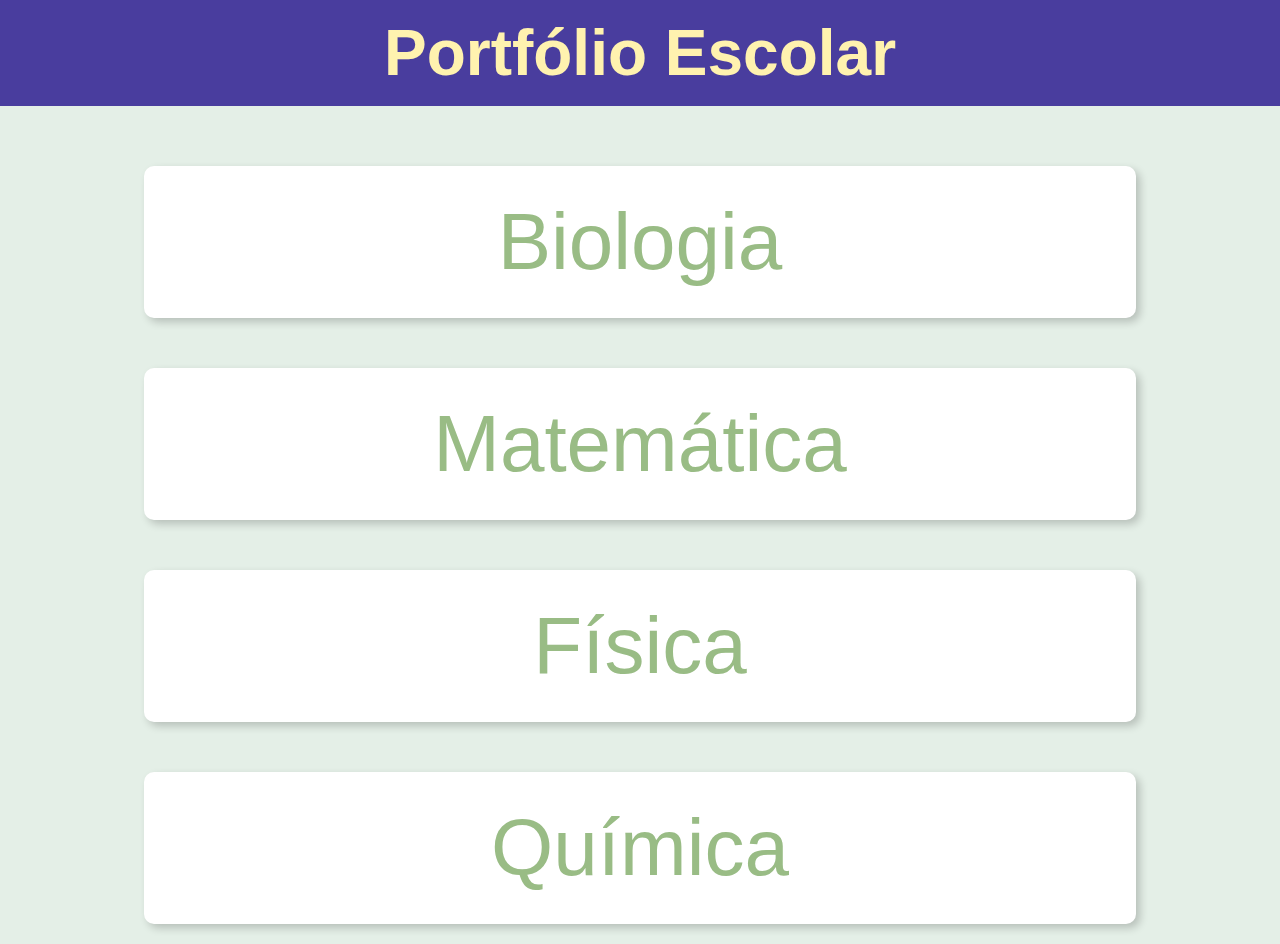
<file: index.html>
<!DOCTYPE html>
<html lang="pt-br">

<head>
    <meta charset="UTF-8">
    <meta http-equiv="X-UA-Compatible" content="IE=edge">
    <meta name="viewport" content="width=device-width, initial-scale=1.0">
    <title>Portfólio</title>
    <link rel="stylesheet" href="styles.css">
    <link href="https://fonts.googleapis.com/icon?family=Material+Icons" rel="stylesheet">

</head>

<body>
    <header>
        <div class="portfolio">
            <h1>Portfólio Escolar</h1>
        </div>
    </header>
    
    <main>
        <section class="container">
            <div class="disciplina">
                <a href="biologia.html"> Biologia</a>
            </div>
            <div class="disciplina">
                <a href="#"> Matemática</a>
            </div>
            <div class="disciplina">
                <a href="#"> Física</a>
            </div>
            <div class="disciplina">
                <a href="quimica.html"> Química</a>
            </div>
        </section>
    </main>
    <footer></footer>
</body>

</html>
</file>
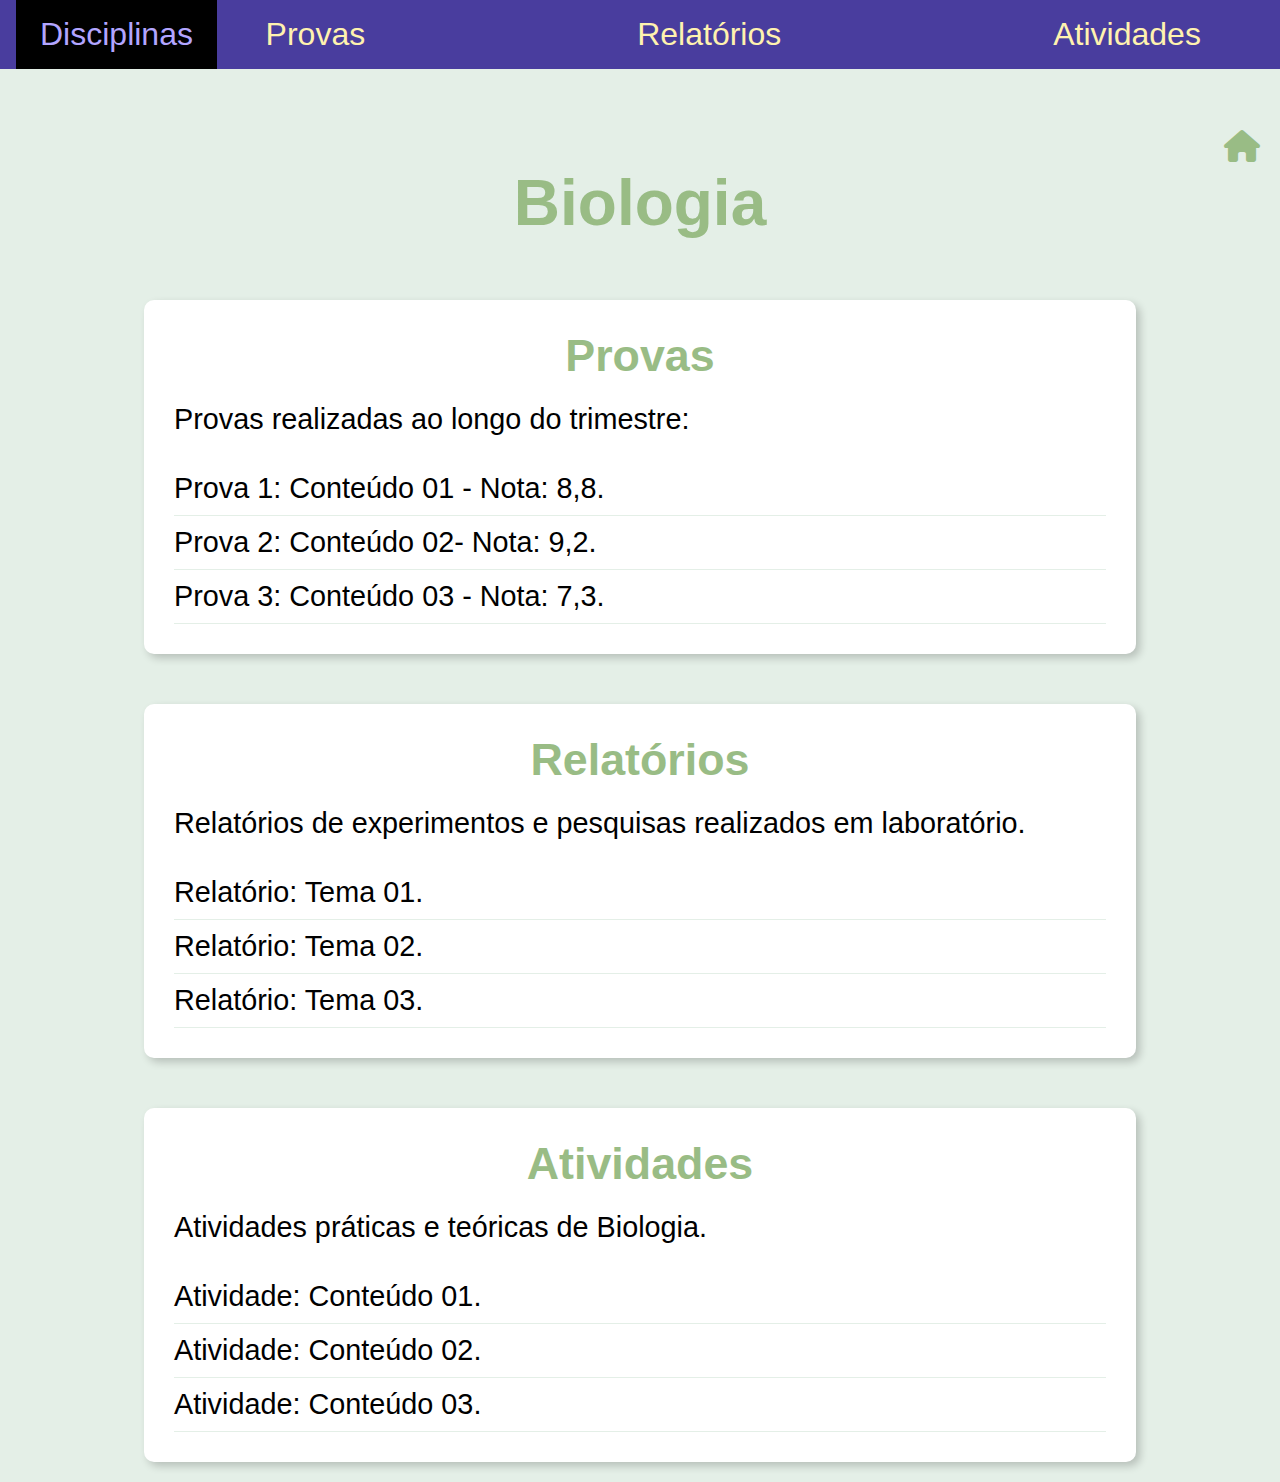
<file: biologia.html>
<!DOCTYPE html>
<html lang="pt-br">

<head>
    <meta charset="UTF-8">
    <meta http-equiv="X-UA-Compatible" content="IE=edge">
    <meta name="viewport" content="width=device-width, initial-scale=1.0">
    <title>Portfólio de Biologia</title>
    <link rel="stylesheet" href="biologia.css">
    <link rel="stylesheet" href="https://cdnjs.cloudflare.com/ajax/libs/font-awesome/6.7.2/css/all.min.css"
        integrity="sha512-Evv84Mr4kqVGRNSgIGL/F/aIDqQb7xQ2vcrdIwxfjThSH8CSR7PBEakCr51Ck+w+/U6swU2Im1vVX0SVk9ABhg=="
        crossorigin="anonymous" referrerpolicy="no-referrer" />
    <link href="https://fonts.googleapis.com/icon?family=Material+Icons" rel="stylesheet">

</head>

<body>
    <header>

        <div class="menu-disciplina">
            <input type="checkbox" id="menu-toggle">
            <label for="menu-toggle" class="botao-disciplinas">Disciplinas</label>
            <div class="lista-vertical">
                <a href="matematica.html">Matemática</a>
                <a href="fisica.html">Física</a>
                <a href="quimica.html">Química</a>
            </div>
        </div>


        <div class="links-principais">
            <ul class="lista-horizontal">
                <li><a href="#provas">Provas</a></li>
                <li><a href="#relatorios">Relatórios</a></li>
                <li><a href="#atividades">Atividades</a></li>
            </ul>
        </div>
    </header>
    <main>
        <div class="home">
            <a href="./index.html"><i class="fa-solid fa-house"></i></a>
        </div>
        <h1>Biologia</h1>
        <section class="biologia-container">
            <div id="provas" class="conteudo">
                <h2>Provas</h2>
                <p>Provas realizadas ao longo do trimestre:</p>
                <ul>
                    <li>Prova 1: Conteúdo 01 - Nota: 8,8.<span class="block"> <br>Lorem ipsum dolor sit amet, consectetur adipiscing
                            elit, sed do eiusmod tempor incididunt ut labore et dolore magna aliqua. Ut enim ad minim
                            veniam, quis nostrud exercitation ullamco laboris nisi ut aliquip ex ea commodo consequat.
                            Duis aute irure dolor in reprehenderit in voluptate velit esse cillum dolore eu fugiat nulla
                            pariatur. Excepteur sint occaecat cupidatat non proident, sunt in culpa qui officia deserunt
                            mollit anim id est laborum.</span>
                    </li>
                    <li>Prova 2: Conteúdo 02- Nota: 9,2.</li>
                    <li>Prova 3: Conteúdo 03 - Nota: 7,3.</li>
                </ul>
            </div>
            <div id="relatorios" class="conteudo">
                <h2>Relatórios</h2>
                <p>Relatórios de experimentos e pesquisas realizados em laboratório.</p>
                <ul>
                    <li>Relatório: Tema 01. <span class="opacidade"> <br>Lorem ipsum dolor sit amet, consectetur adipiscing
                        elit, sed do eiusmod tempor incididunt ut labore et dolore magna aliqua. Ut enim ad minim
                        veniam, quis nostrud exercitation ullamco laboris nisi ut aliquip ex ea commodo consequat.
                        Duis aute irure dolor in reprehenderit in voluptate velit esse cillum dolore eu fugiat nulla
                        pariatur. Excepteur sint occaecat cupidatat non proident, sunt in culpa qui officia deserunt
                        mollit anim id est laborum.</span></li>
                    <li>Relatório: Tema 02.</li>
                    <li>Relatório: Tema 03.</li>
                </ul>
            </div>
            <div id="atividades" class="conteudo">
                <h2>Atividades</h2>
                <p>Atividades práticas e teóricas de Biologia.</p>
                <ul>
                    <li>Atividade: Conteúdo 01.</li>
                    <li>Atividade: Conteúdo 02.</li>
                    <li>Atividade: Conteúdo 03.</li>
                </ul>
            </div>
        </section>
    </main>
    <footer></footer>
</body>

</html>
</file>
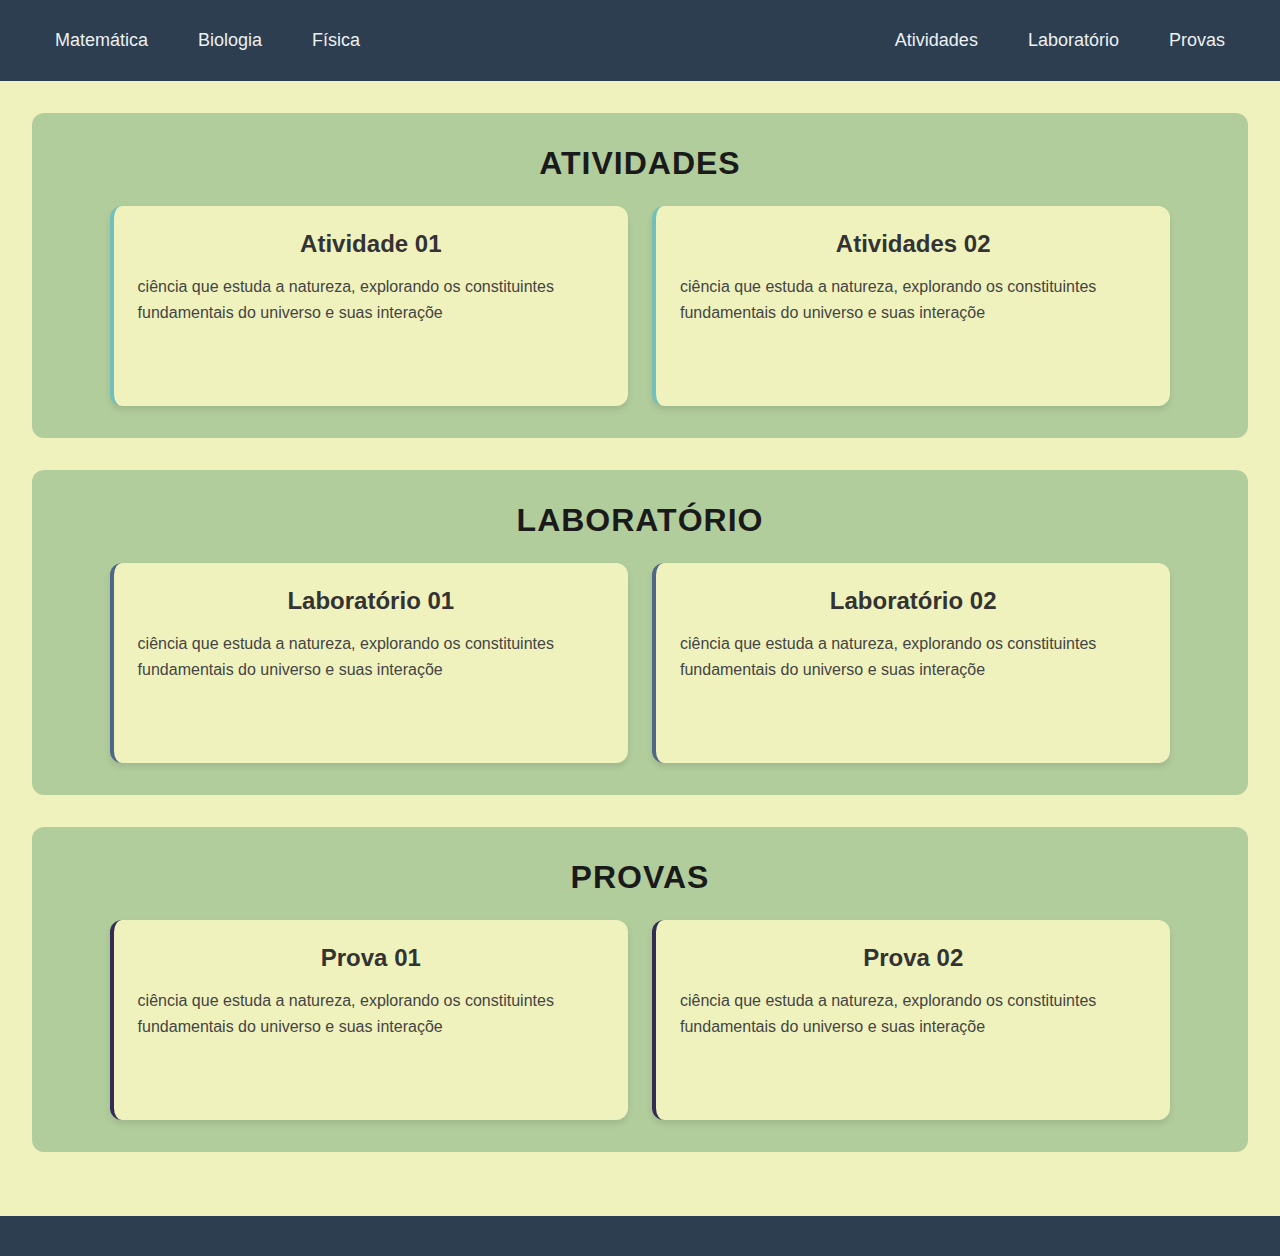
<file: fisica.html>
<!DOCTYPE html>
<html lang="pt-br">
  <head>
    <meta charset="UTF-8" />
    <meta http-equiv="X-UA-Compatible" content="IE=edge" />
    <meta name="viewport" content="width=device-width, initial-scale=1.0" />
    <title>Portfólio de fisica</title>
    <link rel="stylesheet" href="fisica.css" />
    <link
      rel="stylesheet"
      href="https://cdnjs.cloudflare.com/ajax/libs/font-awesome/6.7.2/css/all.min.css"
      integrity="sha512-Evv84Mr4kqVGRNSgIGL/F/aIDqQb7xQ2vcrdIwxfjThSH8CSR7PBEakCr51Ck+w+/U6swU2Im1vVX0SVk9ABhg=="
      crossorigin="anonymous"
      referrerpolicy="no-referrer"
    />
  </head>
  <body>
    <header>
      <section class="menus">
        <div class="menu_externo">
          <ul>
            <li><a href="matematica.html">Matemática</a></li>
            <li><a href="biologia.html">Biologia</a></li>
            <li><a href="fisica.html">Física</a></li>
          </ul>
        </div>
        <div class="menu_interno">
          <ul>
            <li><a href="#atividades">Atividades</a></li>
            <li><a href="#laboratorio">Laboratório</a></li>
            <li><a href="#provas">Provas</a></li>
          </ul>
        </div>
      </section>
    </header>
    <main>
      <section id="atividades" class="atividades">
        <div class="cards">
          <h2>Atividades</h2>
          <ul>
            <li class="card">
              <h3>Atividade 01</h3>
              <p>
                ciência que estuda a natureza, explorando os constituintes fundamentais do universo e suas interaçõe
              </p>
            </li>
            <li class="card">
              <h3>Atividades 02</h3>
              <p>
              ciência que estuda a natureza, explorando os constituintes fundamentais do universo e suas interaçõe
              </p>
            </li>
          </ul>
        </div>
      </section>
      <section id="laboratorio" class="laboratorio">
        <div class="cards">
          <h2>Laboratório</h2>
          <ul>
            <li class="card">
              <h3>Laboratório 01</h3>
              <p>
               ciência que estuda a natureza, explorando os constituintes fundamentais do universo e suas interaçõe
              </p>
            </li>
            <li class="card">
              <h3>Laboratório 02</h3>
              <p>
              ciência que estuda a natureza, explorando os constituintes fundamentais do universo e suas interaçõe
              </p>
            </li>
          </ul>
        </div>
      </section>
      <section id="provas" class="provas">
        <div class="cards">
          <h2>Provas</h2>
          <ul>
            <li class="card">
              <h3>Prova 01</h3>
              <p>
              ciência que estuda a natureza, explorando os constituintes fundamentais do universo e suas interaçõe
              </p>
            </li>
            <li class="card">
              <h3>Prova 02</h3>
              <p>
               ciência que estuda a natureza, explorando os constituintes fundamentais do universo e suas interaçõe
              </p>
            </li>
          </ul>
        </div>
      </section>
    </main>
    <footer></footer>
  </body>
</html>
</file>
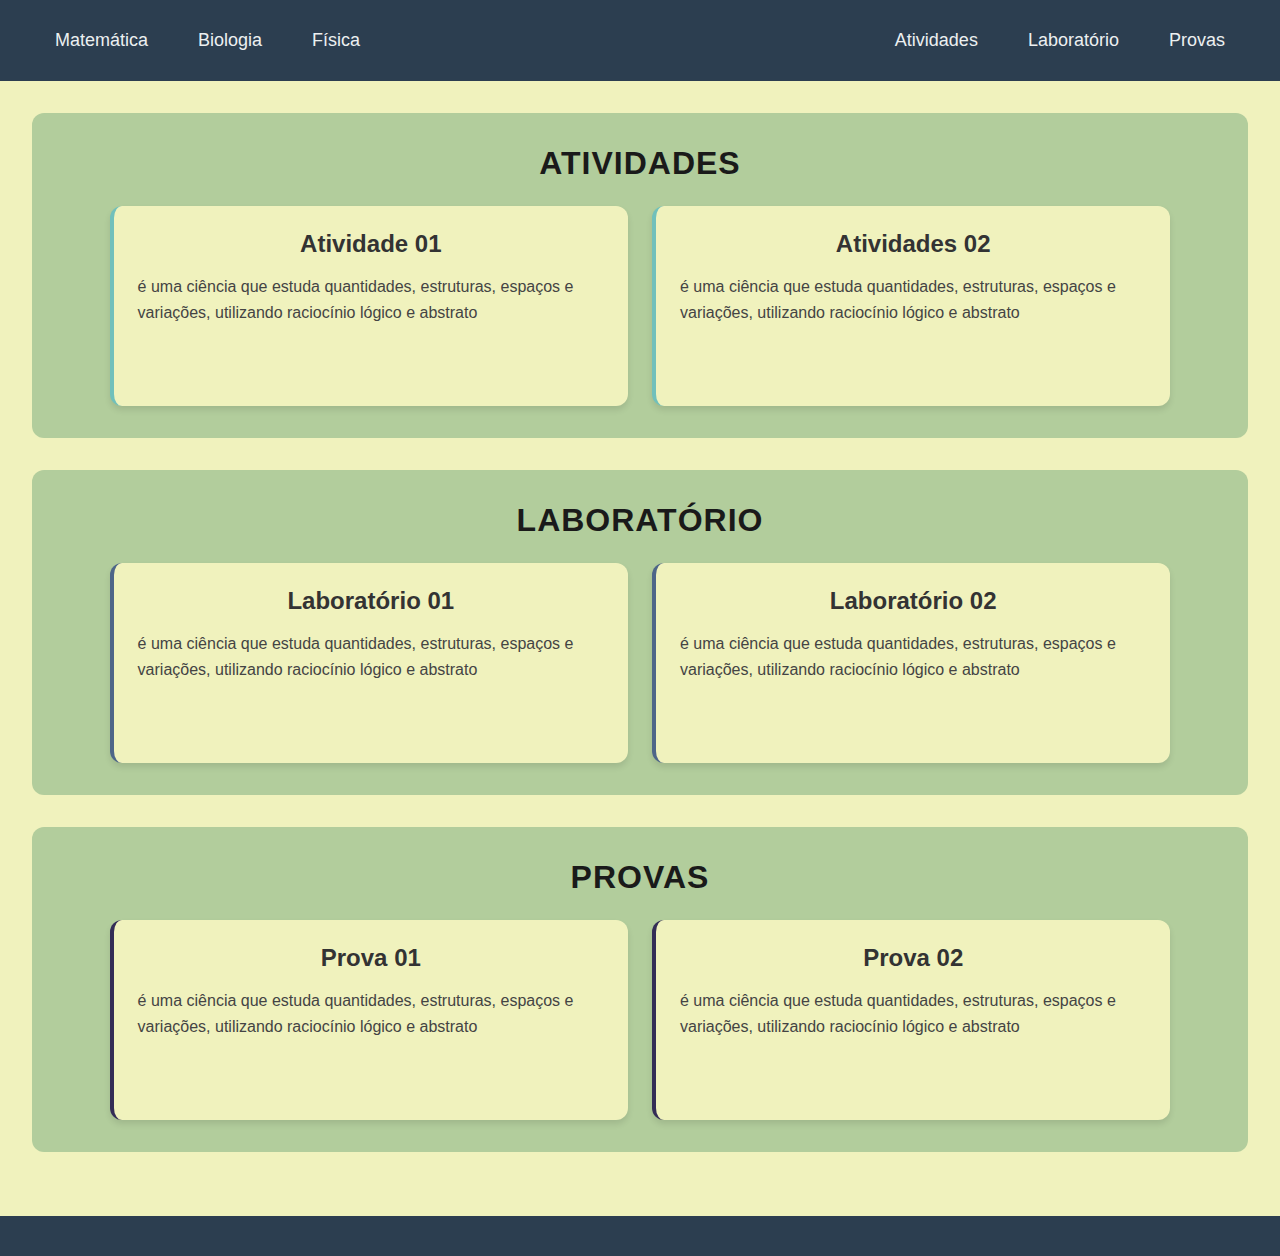
<file: matematica.html>
<!DOCTYPE html>
<html lang="pt-br">
  <head>
    <meta charset="UTF-8" />
    <meta http-equiv="X-UA-Compatible" content="IE=edge" />
    <meta name="viewport" content="width=device-width, initial-scale=1.0" />
    <title>Portfólio de matematica</title>
    <link rel="stylesheet" href="matematica.css" />
    <link
      rel="stylesheet"
      href="https://cdnjs.cloudflare.com/ajax/libs/font-awesome/6.7.2/css/all.min.css"
      integrity="sha512-Evv84Mr4kqVGRNSgIGL/F/aIDqQb7xQ2vcrdIwxfjThSH8CSR7PBEakCr51Ck+w+/U6swU2Im1vVX0SVk9ABhg=="
      crossorigin="anonymous"
      referrerpolicy="no-referrer"
    />
  </head>
  <body>
    <header>
      <section class="menus">
        <div class="menu_externo">
          <ul>
            <li><a href="matematica.html">Matemática</a></li>
            <li><a href="biologia.html">Biologia</a></li>
            <li><a href="fisica.html">Física</a></li>
          </ul>
        </div>
        <div class="menu_interno">
          <ul>
            <li><a href="#atividades">Atividades</a></li>
            <li><a href="#laboratorio">Laboratório</a></li>
            <li><a href="#provas">Provas</a></li>
          </ul>
        </div>
      </section>
    </header>
    <main>
      <section id="atividades" class="atividades">
        <div class="cards">
          <h2>Atividades</h2>
          <ul>
            <li class="card">
              <h3>Atividade 01</h3>
              <p>
              é uma ciência que estuda quantidades, estruturas, espaços e variações, utilizando raciocínio lógico e abstrato
              </p>
            </li>
            <li class="card">
              <h3>Atividades 02</h3>
              <p>
         é uma ciência que estuda quantidades, estruturas, espaços e variações, utilizando raciocínio lógico e abstrato
              </p>
            </li>
          </ul>
        </div>
      </section>
      <section id="laboratorio" class="laboratorio">
        <div class="cards">
          <h2>Laboratório</h2>
          <ul>
            <li class="card">
              <h3>Laboratório 01</h3>
              <p>
                é uma ciência que estuda quantidades, estruturas, espaços e variações, utilizando raciocínio lógico e abstrato
              </p>
            </li>
            <li class="card">
              <h3>Laboratório 02</h3>
              <p>
             é uma ciência que estuda quantidades, estruturas, espaços e variações, utilizando raciocínio lógico e abstrato
              </p>
            </li>
          </ul>
        </div>
      </section>
      <section id="provas" class="provas">
        <div class="cards">
          <h2>Provas</h2>
          <ul>
            <li class="card">
              <h3>Prova 01</h3>
              <p>
               é uma ciência que estuda quantidades, estruturas, espaços e variações, utilizando raciocínio lógico e abstrato
              </p>
            </li>
            <li class="card">
              <h3>Prova 02</h3>
              <p>
              é uma ciência que estuda quantidades, estruturas, espaços e variações, utilizando raciocínio lógico e abstrato
              </p>
            </li>
          </ul>
        </div>
      </section>
    </main>
    <footer></footer>
  </body>
</html>
</file>
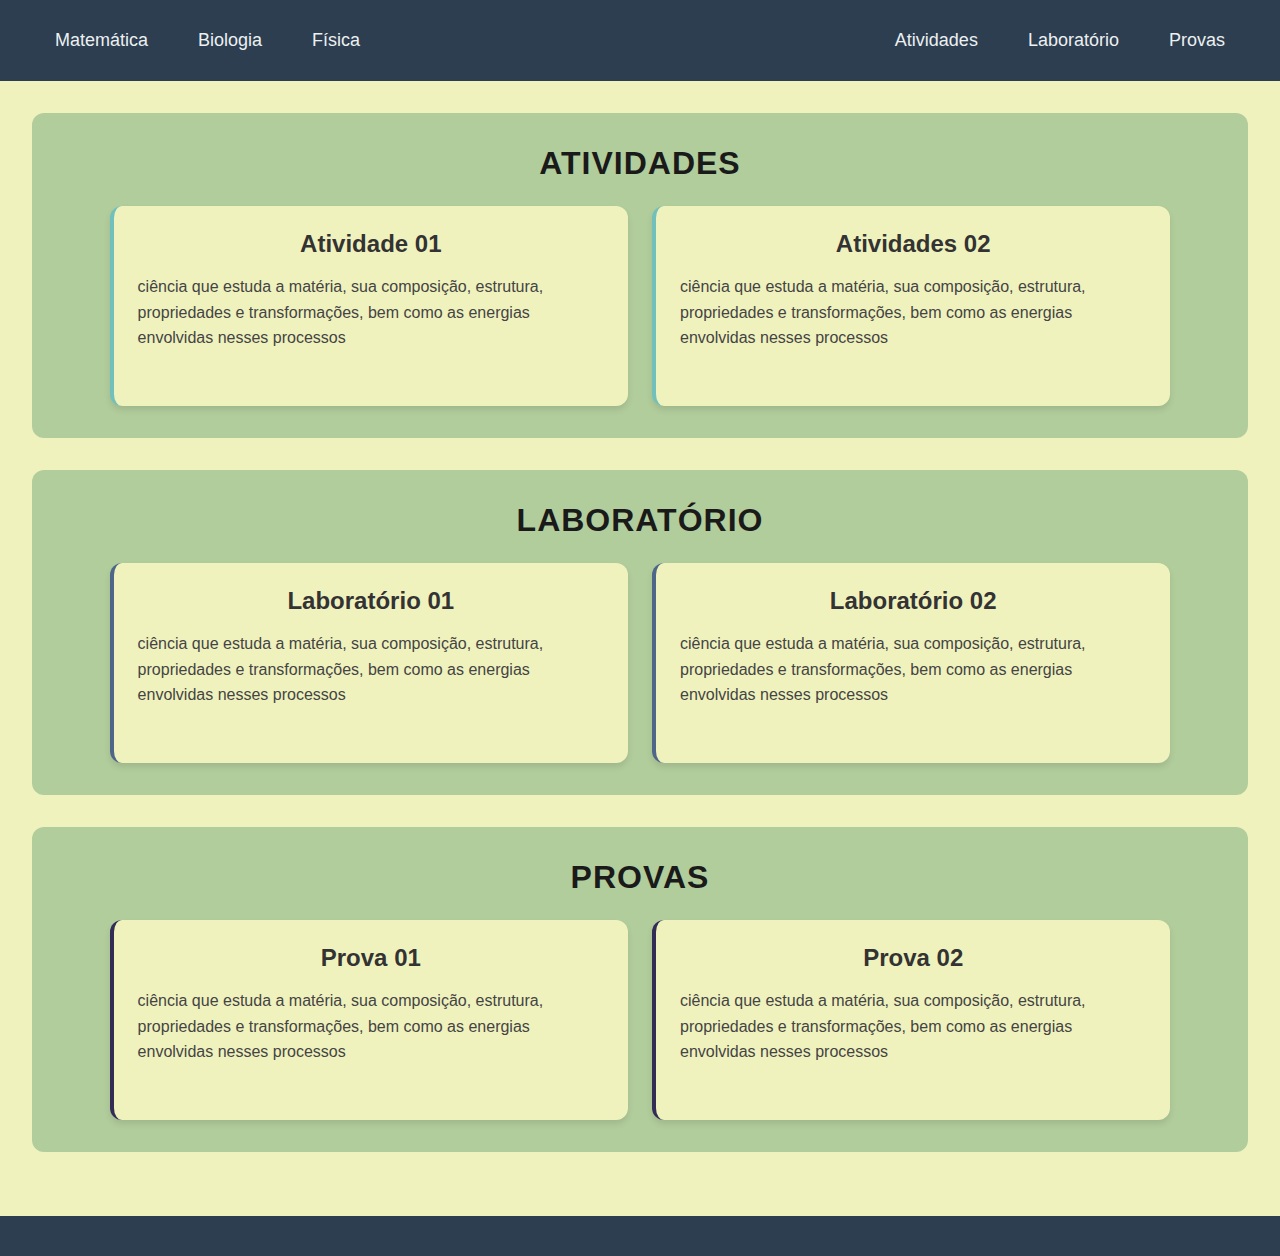
<file: quimica.html>
<!DOCTYPE html>
<html lang="pt-br">
  <head>
    <meta charset="UTF-8" />
    <meta http-equiv="X-UA-Compatible" content="IE=edge" />
    <meta name="viewport" content="width=device-width, initial-scale=1.0" />
    <title>Portfólio de Química</title>
    <link rel="stylesheet" href="quimica.css" />
    <link
      rel="stylesheet"
      href="https://cdnjs.cloudflare.com/ajax/libs/font-awesome/6.7.2/css/all.min.css"
      integrity="sha512-Evv84Mr4kqVGRNSgIGL/F/aIDqQb7xQ2vcrdIwxfjThSH8CSR7PBEakCr51Ck+w+/U6swU2Im1vVX0SVk9ABhg=="
      crossorigin="anonymous"
      referrerpolicy="no-referrer"
    />
  </head>
  <body>
    <header>
      <section class="menus">
        <div class="menu_externo">
          <ul>
            <li><a href="#">Matemática</a></li>
            <li><a href="biologia.html">Biologia</a></li>
            <li><a href="#">Física</a></li>
          </ul>
        </div>
        <div class="menu_interno">
          <ul>
            <li><a href="#atividades">Atividades</a></li>
            <li><a href="#laboratorio">Laboratório</a></li>
            <li><a href="#provas">Provas</a></li>
          </ul>
        </div>
      </section>
    </header>
    <main>
      <section id="atividades" class="atividades">
        <div class="cards">
          <h2>Atividades</h2>
          <ul>
            <li class="card">
              <h3>Atividade 01</h3>
              <p>
           ciência que estuda a matéria, sua composição, estrutura, propriedades e transformações, bem como as energias envolvidas nesses processos
              </p>
            </li>
            <li class="card">
              <h3>Atividades 02</h3>
              <p>
               ciência que estuda a matéria, sua composição, estrutura, propriedades e transformações, bem como as energias envolvidas nesses processos
              </p>
            </li>
          </ul>
        </div>
      </section>
      <section id="laboratorio" class="laboratorio">
        <div class="cards">
          <h2>Laboratório</h2>
          <ul>
            <li class="card">
              <h3>Laboratório 01</h3>
              <p>
               ciência que estuda a matéria, sua composição, estrutura, propriedades e transformações, bem como as energias envolvidas nesses processos
              </p>
            </li>
            <li class="card">
              <h3>Laboratório 02</h3>
              <p>
         ciência que estuda a matéria, sua composição, estrutura, propriedades e transformações, bem como as energias envolvidas nesses processos
              </p>
            </li>
          </ul>
        </div>
      </section>
      <section id="provas" class="provas">
        <div class="cards">
          <h2>Provas</h2>
          <ul>
            <li class="card">
              <h3>Prova 01</h3>
              <p>
                ciência que estuda a matéria, sua composição, estrutura, propriedades e transformações, bem como as energias envolvidas nesses processos
              </p>
            </li>
            <li class="card">
              <h3>Prova 02</h3>
              <p>
             ciência que estuda a matéria, sua composição, estrutura, propriedades e transformações, bem como as energias envolvidas nesses processos
              </p>
            </li>
          </ul>
        </div>
      </section>
    </main>
    <footer></footer>
  </body>
</html>
</file>
<file: styles.css>
* {
    margin: 0;
    padding: 0;
    box-sizing: border-box;
}

:root{
    --preto: #000000;
    --marinho: #493D9E;
    --amarelo-claro:#FFF2AF;
    --roxo-claro:#B2A5FF;
    --verde: #99BC85;
    --azul-claro: #E4EFE7;
    --branco: #FFFFFF;
    --marron-claro: #FAF1E6;
}

body{
    height: 100vh;
    box-sizing: border-box;
    background-color: var(--azul-claro);
    color: var(--preto);
    font-size: 16px;
    font-family: Arial, Helvetica, sans-serif;
}

header {
    display: flex; 
    width: 100%;
    background-color: var(--marinho);
    padding: 1rem;
    justify-content: center;
}

.portfolio h1{
    font-size: 4rem;
    color: var(--amarelo-claro);
}
main {
    margin: 40px auto;
    padding: 20px;
}


.container {
    display: flex;
    flex-direction: column;
    justify-content: space-between;
    align-items: center;
    gap: 50px;
    flex-wrap: wrap;
}

.disciplina {
    display: flex;
    justify-content: center;
    background-color: var(--branco);
    border-radius: 10px;
    padding: 30px;
    width: 80%;
    min-width: 280px;
    box-shadow: 4px 4px 8px rgba(0, 0, 0, 0.2);
    transition: transform 0.3s ease, box-shadow 0.3s ease;
}

.disciplina:hover {
    transform: translateY(-10px) scale(1.05);
    box-shadow: 0 0 0 25px rgba(0, 0, 0, 0.2);
}

.disciplina a {
    color: var(--verde);
    font-size: 5rem;
    text-decoration: none;
}
</file>
<file: biologia.css>
* {
    margin: 0;
    padding: 0;
    box-sizing: border-box;
}

:root {
    --preto: #000000;
    --marinho: #493D9E;
    --amarelo-claro: #FFF2AF;
    --roxo-claro: #B2A5FF;
    --verde: #99BC85;
    --azul-claro: #E4EFE7;
    --branco: #FFFFFF;
    --marron-claro: #FAF1E6;
}

body {
    height: 100vh;
    box-sizing: border-box;
    background-color: var(--azul-claro);
    color: var(--amarelo-claro);
    font-size: 16px;
    font-family: Arial, Helvetica, sans-serif;
}

header {
    display: flex;
    width: 100%;
    background-color: var(--marinho);
    padding: 1rem;
    position: relative;
    justify-content: center;
}


.menu-disciplina {
    width: 20%;
    display: inline-block;
}

.botao-disciplinas {
    cursor: pointer;
    font-size: 2rem;
    background: none;
    background-color: var(--preto);
    border: none;
    padding: 1.05rem 1.5rem;
    color: var(--roxo-claro);
}

#menu-toggle {
    display: none;
}

.lista-vertical {
    display: none;
    position: absolute;
    background-color: var(--roxo-claro);
    box-shadow: 0 2px 5px var(--marinho);
    min-width: 190px;
    z-index: 1;
    left: 1rem;
    top: 100%;
}

.lista-vertical a {
    color: var(--preto);
    padding: 0.75rem 1rem;
    text-decoration: none;
    font-size: 2rem;
    display: block;
    text-align: center;
}

.lista-vertical a:hover {
    background-color: var(--amarelo-claro);
}

#menu-toggle:checked~.lista-vertical {
    display: block;
}

#menu-toggle:checked+.botao-disciplinas {
    background-color: var(--amarelo-claro);
}

.links-principais {
    width: 80%;
    display: flex;
    justify-content: space-between;
    align-items: center;
}


.lista-horizontal {
    list-style: none;
    display: flex;
    font-size: 2rem;
    gap: 17rem;
}


.lista-horizontal a {
    text-decoration: none;
    color: var(--amarelo-claro);
}

.lista-horizontal a:hover {
    color: var(--preto);
}

main {
    margin: 40px auto;
    padding: 20px;
}

h1 {
    text-align: center;
    color: var(--verde);
    margin-bottom: 60px;
    font-size: 4rem;
}

.biologia-container {
    display: flex;
    flex-direction: column;
    justify-content: space-between;
    align-items: center;
    gap: 50px;
    flex-wrap: wrap;
}

.conteudo {
    background-color: var(--branco);
    border-radius: 10px;
    padding: 30px;
    width: 80%;
    min-width: 280px;
    box-shadow: 4px 4px 8px rgba(0, 0, 0, 0.2);
    transition: transform 0.3s ease, box-shadow 0.3s ease;
}

.conteudo:hover {
    transform: translateY(-10px) scale(1.05);
    box-shadow: 0 0 0 25px rgba(0, 0, 0, 0.2);
}

.conteudo h2 {
    display: flex;
    justify-content: center;
    color: var(--verde);
    margin-bottom: 15px;
    font-size: 2.8rem;
}

.conteudo p {
    line-height: 1.6;
    color: var(--preto);
    margin-bottom: 20px;
    font-size: 1.8rem;
}

.conteudo ul {
    list-style-type: none;
    font-size: 1.8rem;
}

.conteudo ul li {
    padding: 10px 0;
    border-bottom: 1px solid var(--azul-claro);
    transition: transform 0.5s ease;
    color: var(--preto);
}

.conteudo ul li:hover {
    transform: translateX(10px);
    color: var(--verde);
}

.home {
    display: flex;
    justify-content: flex-end;
}

.home a {
    font-size: 2rem;
    color: var(--verde);
}

.conteudo ul li .block {
    display: none;
}

.conteudo ul li:hover .block {
    display: block;
    text-align: justify;
    color: var(--marinho);
    margin-bottom: 5px;
}

.opacidade {
    display: block;
    opacity: 0;
    max-height: 0;
    overflow: hidden;
    transition: opacity 1.5s ease, max-height 1.5s ease;
    color: var(--marinho);
    text-align: justify;
    margin: 0;
    padding: 0;
}

.conteudo ul li:hover .opacidade {
    opacity: 1;
    max-height: 320px;
    text-align: justify;
    color: var(--marinho);
    margin-bottom: 5px;
}
</file>
<file: fisica.css>
* {
  margin: 0;
  padding: 0;
  box-sizing: border-box;
}

body {
  font-family: Arial, sans-serif;
  background-color: #f0f2bd;
}

header {
  background-color: #2c3e50;
  padding: 20px 40px;
  width: 100%;
}

.menus {
  display: flex;
  justify-content: space-between;
  align-items: center;
}

.menu_externo ul,
.menu_interno ul {
  display: flex;
  list-style: none;
  gap: 20px;
}

.menu_externo li,
.menu_interno li {
  flex-grow: 1;
}

.menu_externo li a,
.menu_interno li a {
  color: #ecf0f1;
  text-decoration: none;
  font-size: 18px;
  padding: 10px 15px;
  border-radius: 5px;
  transition: all 0.3s ease;
  position: relative;
  display: block;
}

.menu_externo li a:hover,
.menu_interno li a:hover {
  background-color: #3498db;
  transform: translateY(-2px);
  box-shadow: 4px 4px 10px rgba(0, 0, 0, 0.3);
}

.menu_externo li a::before,
.menu_interno li a::before {
  content: "";
  position: absolute;
  bottom: 0;
  left: 0;
  width: 0;
  height: 2px;
  background-color: #ecf0f1;
  transition: width 0.3s ease;
}

.menu_externo li a:hover::before,
.menu_interno li a:hover::before {
  width: 100%;
}

main {
  min-height: 100vh;
  margin: 0 auto;
  padding: 2rem;
}

footer {
  background-color: #2c3e50;
  color: #ecf0f1;
  text-align: center;
  padding: 20px;
  width: 100%;
}

.atividades,
.laboratorio,
.provas {
  background-color: #b2cd9c;
  border-radius: 12px;
  padding: 2rem;
  margin-bottom: 2rem;
}

.cards h2 {
  text-align: center;
  font-size: 2rem;
  font-weight: 700;
  color: #1a1a1a;
  margin-bottom: 1.5rem;
  text-transform: uppercase;
  letter-spacing: 1px;
}

.cards {
  display: flex;
  flex-direction: column;
  align-items: center;
}

.cards ul {
  display: flex;
  gap: 1.5rem;
  list-style: none;
  padding: 0;
  width: 100%;
  justify-content: center;
}

.card {
  background-color: #f0f2bd;
  border-radius: 12px;
  box-shadow: 0 4px 6px rgba(0, 0, 0, 0.1);
  padding: 1.5rem;
  transition: transform 0.3s ease, box-shadow 0.3s ease;
  width: 45%;
  min-height: 200px;
  display: flex;
  flex-direction: column;
  justify-content: flex-start;
}

.card:hover {
  transform: translateY(-5px);
  box-shadow: 0 6px 12px rgba(0, 0, 0, 0.15);
}

.card h3 {
  font-size: 1.5rem;
  font-weight: 600;
  color: #333;
  margin: 0 0 1rem 0;
  text-align: center;
}

.card p {
  font-size: 1rem;
  line-height: 1.6;
  color: #444;
  margin: 0;
  text-align: left;
}

.atividades .card {
  border-left: 4px solid #71c0bb;
}

.laboratorio .card {
  border-left: 4px solid #4e6688;
}

.provas .card {
  border-left: 4px solid #332d56;
}

@media (max-width: 768px) {
  header {
    padding: 15px 20px;
  }

  .menus {
    display: flex;
    justify-content: space-between;
    align-items: center;
    gap: 10px;
  }

  .menu_externo,
  .menu_interno {
    padding: 8px;
    border-radius: 5px;
    background-color: rgba(255, 255, 255, 0.05);
    border: 1px solid rgba(255, 255, 255, 0.1);
  }

  .menu_externo ul,
  .menu_interno ul {
    display: flex;
    flex-wrap: wrap;
    list-style: none;
    gap: 10px;
    justify-content: center;
  }

  .menu_externo li,
  .menu_interno li {
    flex-grow: 1;
    text-align: center;
  }

  .menu_externo li a,
  .menu_interno li a {
    font-size: 1rem;
    padding: 8px 12px;
    transition: all 0.3s ease;
  }
  .cards ul {
    flex-direction: column;
    align-items: center;
  }

  .card {
    width: 100%;
    max-width: 500px;
  }

  .cards h2 {
    font-size: 1.5rem;
  }

  .card h3 {
    font-size: 1.25rem;
  }

  .card p {
    font-size: 0.9rem;
  }
}

@media (max-width: 480px) {
  header {
    padding: 10px 15px;
  }

  .menus {
    flex-direction: column;
    align-items: center;
    gap: 10px;
  }

  .menu_externo,
  .menu_interno {
    width: 100%;
    padding: 5px;
    border-radius: 3px;
    background-color: rgba(255, 255, 255, 0.03);
    border: 1px solid rgba(255, 255, 255, 0.08);
    text-align: center;
  }

  .menu_externo ul,
  .menu_interno ul {
    flex-direction: column;
    align-items: center;
    gap: 8px;
    flex-wrap: nowrap;
    list-style: none;
  }

  .menu_externo li,
  .menu_interno li {
    flex-grow: 0;
  }

  .menu_externo li a,
  .menu_interno li a {
    font-size: 1.25rem;
    padding: 6px 8px;
    transition: all 0.3s ease;
  }
  main {
    padding: 1rem;
  }

  .atividades,
  .laboratorio,
  .provas {
    padding: 1rem;
  }

  .card {
    min-height: 150px;
  }
}
</file>
<file: matematica.css>
* {
  margin: 0;
  padding: 0;
  box-sizing: border-box;
}

body {
  font-family: Arial, sans-serif;
  background-color: #f0f2bd;
}

header {
  background-color: #2c3e50;
  padding: 20px 40px;
  width: 100%;
}

.menus {
  display: flex;
  justify-content: space-between;
  align-items: center;
}

.menu_externo ul,
.menu_interno ul {
  display: flex;
  list-style: none;
  gap: 20px;
}

.menu_externo li,
.menu_interno li {
  flex-grow: 1;
}

.menu_externo li a,
.menu_interno li a {
  color: #ecf0f1;
  text-decoration: none;
  font-size: 18px;
  padding: 10px 15px;
  border-radius: 5px;
  transition: all 0.3s ease;
  position: relative;
  display: block;
}

.menu_externo li a:hover,
.menu_interno li a:hover {
  background-color: #3498db;
  transform: translateY(-2px);
  box-shadow: 4px 4px 10px rgba(0, 0, 0, 0.3);
}

.menu_externo li a::before,
.menu_interno li a::before {
  content: "";
  position: absolute;
  bottom: 0;
  left: 0;
  width: 0;
  height: 2px;
  background-color: #ecf0f1;
  transition: width 0.3s ease;
}

.menu_externo li a:hover::before,
.menu_interno li a:hover::before {
  width: 100%;
}

main {
  min-height: 100vh;
  margin: 0 auto;
  padding: 2rem;
}

footer {
  background-color: #2c3e50;
  color: #ecf0f1;
  text-align: center;
  padding: 20px;
  width: 100%;
}

.atividades,
.laboratorio,
.provas {
  background-color: #b2cd9c;
  border-radius: 12px;
  padding: 2rem;
  margin-bottom: 2rem;
}

.cards h2 {
  text-align: center;
  font-size: 2rem;
  font-weight: 700;
  color: #1a1a1a;
  margin-bottom: 1.5rem;
  text-transform: uppercase;
  letter-spacing: 1px;
}

.cards {
  display: flex;
  flex-direction: column;
  align-items: center;
}

.cards ul {
  display: flex;
  gap: 1.5rem;
  list-style: none;
  padding: 0;
  width: 100%;
  justify-content: center;
}

.card {
  background-color: #f0f2bd;
  border-radius: 12px;
  box-shadow: 0 4px 6px rgba(0, 0, 0, 0.1);
  padding: 1.5rem;
  transition: transform 0.3s ease, box-shadow 0.3s ease;
  width: 45%;
  min-height: 200px;
  display: flex;
  flex-direction: column;
  justify-content: flex-start;
}

.card:hover {
  transform: translateY(-5px);
  box-shadow: 0 6px 12px rgba(0, 0, 0, 0.15);
}

.card h3 {
  font-size: 1.5rem;
  font-weight: 600;
  color: #333;
  margin: 0 0 1rem 0;
  text-align: center;
}

.card p {
  font-size: 1rem;
  line-height: 1.6;
  color: #444;
  margin: 0;
  text-align: left;
}

.atividades .card {
  border-left: 4px solid #71c0bb;
}

.laboratorio .card {
  border-left: 4px solid #4e6688;
}

.provas .card {
  border-left: 4px solid #332d56;
}

@media (max-width: 768px) {
  header {
    padding: 15px 20px;
  }

  .menus {
    display: flex;
    justify-content: space-between;
    align-items: center;
    gap: 10px;
  }

  .menu_externo,
  .menu_interno {
    padding: 8px;
    border-radius: 5px;
    background-color: rgba(255, 255, 255, 0.05);
    border: 1px solid rgba(255, 255, 255, 0.1);
  }

  .menu_externo ul,
  .menu_interno ul {
    display: flex;
    flex-wrap: wrap;
    list-style: none;
    gap: 10px;
    justify-content: center;
  }

  .menu_externo li,
  .menu_interno li {
    flex-grow: 1;
    text-align: center;
  }

  .menu_externo li a,
  .menu_interno li a {
    font-size: 1rem;
    padding: 8px 12px;
    transition: all 0.3s ease;
  }
  .cards ul {
    flex-direction: column;
    align-items: center;
  }

  .card {
    width: 100%;
    max-width: 500px;
  }

  .cards h2 {
    font-size: 1.5rem;
  }

  .card h3 {
    font-size: 1.25rem;
  }

  .card p {
    font-size: 0.9rem;
  }
}

@media (max-width: 480px) {
  header {
    padding: 10px 15px;
  }

  .menus {
    flex-direction: column;
    align-items: center;
    gap: 10px;
  }

  .menu_externo,
  .menu_interno {
    width: 100%;
    padding: 5px;
    border-radius: 3px;
    background-color: rgba(255, 255, 255, 0.03);
    border: 1px solid rgba(255, 255, 255, 0.08);
    text-align: center;
  }

  .menu_externo ul,
  .menu_interno ul {
    flex-direction: column;
    align-items: center;
    gap: 8px;
    flex-wrap: nowrap;
    list-style: none;
  }

  .menu_externo li,
  .menu_interno li {
    flex-grow: 0;
  }

  .menu_externo li a,
  .menu_interno li a {
    font-size: 1.25rem;
    padding: 6px 8px;
    transition: all 0.3s ease;
  }
  main {
    padding: 1rem;
  }

  .atividades,
  .laboratorio,
  .provas {
    padding: 1rem;
  }

  .card {
    min-height: 150px;
  }
}
</file>
<file: quimica.css>
* {
  margin: 0;
  padding: 0;
  box-sizing: border-box;
}

body {
  font-family: Arial, sans-serif;
  background-color: #f0f2bd;
}

header {
  background-color: #2c3e50;
  padding: 20px 40px;
  width: 100%;
}

.menus {
  display: flex;
  justify-content: space-between;
  align-items: center;
}

.menu_externo ul,
.menu_interno ul {
  display: flex;
  list-style: none;
  gap: 20px;
}

.menu_externo li,
.menu_interno li {
  flex-grow: 1;
}

.menu_externo li a,
.menu_interno li a {
  color: #ecf0f1;
  text-decoration: none;
  font-size: 18px;
  padding: 10px 15px;
  border-radius: 5px;
  transition: all 0.3s ease;
  position: relative;
  display: block;
}

.menu_externo li a:hover,
.menu_interno li a:hover {
  background-color: #3498db;
  transform: translateY(-2px);
  box-shadow: 4px 4px 10px rgba(0, 0, 0, 0.3);
}

.menu_externo li a::before,
.menu_interno li a::before {
  content: "";
  position: absolute;
  bottom: 0;
  left: 0;
  width: 0;
  height: 2px;
  background-color: #ecf0f1;
  transition: width 0.3s ease;
}

.menu_externo li a:hover::before,
.menu_interno li a:hover::before {
  width: 100%;
}

main {
  min-height: 100vh;
  margin: 0 auto;
  padding: 2rem;
}

footer {
  background-color: #2c3e50;
  color: #ecf0f1;
  text-align: center;
  padding: 20px;
  width: 100%;
}

.atividades,
.laboratorio,
.provas {
  background-color: #b2cd9c;
  border-radius: 12px;
  padding: 2rem;
  margin-bottom: 2rem;
}

.cards h2 {
  text-align: center;
  font-size: 2rem;
  font-weight: 700;
  color: #1a1a1a;
  margin-bottom: 1.5rem;
  text-transform: uppercase;
  letter-spacing: 1px;
}

.cards {
  display: flex;
  flex-direction: column;
  align-items: center;
}

.cards ul {
  display: flex;
  gap: 1.5rem;
  list-style: none;
  padding: 0;
  width: 100%;
  justify-content: center;
}

.card {
  background-color: #f0f2bd;
  border-radius: 12px;
  box-shadow: 0 4px 6px rgba(0, 0, 0, 0.1);
  padding: 1.5rem;
  transition: transform 0.3s ease, box-shadow 0.3s ease;
  width: 45%;
  min-height: 200px;
  display: flex;
  flex-direction: column;
  justify-content: flex-start;
}

.card:hover {
  transform: translateY(-5px);
  box-shadow: 0 6px 12px rgba(0, 0, 0, 0.15);
}

.card h3 {
  font-size: 1.5rem;
  font-weight: 600;
  color: #333;
  margin: 0 0 1rem 0;
  text-align: center;
}

.card p {
  font-size: 1rem;
  line-height: 1.6;
  color: #444;
  margin: 0;
  text-align: left;
}

.atividades .card {
  border-left: 4px solid #71c0bb;
}

.laboratorio .card {
  border-left: 4px solid #4e6688;
}

.provas .card {
  border-left: 4px solid #332d56;
}

@media (max-width: 768px) {
  header {
    padding: 15px 20px;
  }

  .menus {
    display: flex;
    justify-content: space-between;
    align-items: center;
    gap: 10px;
  }

  .menu_externo,
  .menu_interno {
    padding: 8px;
    border-radius: 5px;
    background-color: rgba(255, 255, 255, 0.05);
    border: 1px solid rgba(255, 255, 255, 0.1);
  }

  .menu_externo ul,
  .menu_interno ul {
    display: flex;
    flex-wrap: wrap;
    list-style: none;
    gap: 10px;
    justify-content: center;
  }

  .menu_externo li,
  .menu_interno li {
    flex-grow: 1;
    text-align: center;
  }

  .menu_externo li a,
  .menu_interno li a {
    font-size: 1rem;
    padding: 8px 12px;
    transition: all 0.3s ease;
  }
  .cards ul {
    flex-direction: column;
    align-items: center;
  }

  .card {
    width: 100%;
    max-width: 500px;
  }

  .cards h2 {
    font-size: 1.5rem;
  }

  .card h3 {
    font-size: 1.25rem;
  }

  .card p {
    font-size: 0.9rem;
  }
}

@media (max-width: 480px) {
  header {
    padding: 10px 15px;
  }

  .menus {
    flex-direction: column;
    align-items: center;
    gap: 10px;
  }

  .menu_externo,
  .menu_interno {
    width: 100%;
    padding: 5px;
    border-radius: 3px;
    background-color: rgba(255, 255, 255, 0.03);
    border: 1px solid rgba(255, 255, 255, 0.08);
    text-align: center;
  }

  .menu_externo ul,
  .menu_interno ul {
    flex-direction: column;
    align-items: center;
    gap: 8px;
    flex-wrap: nowrap;
    list-style: none;
  }

  .menu_externo li,
  .menu_interno li {
    flex-grow: 0;
  }

  .menu_externo li a,
  .menu_interno li a {
    font-size: 1.25rem;
    padding: 6px 8px;
    transition: all 0.3s ease;
  }
  main {
    padding: 1rem;
  }

  .atividades,
  .laboratorio,
  .provas {
    padding: 1rem;
  }

  .card {
    min-height: 150px;
  }
}
</file>
